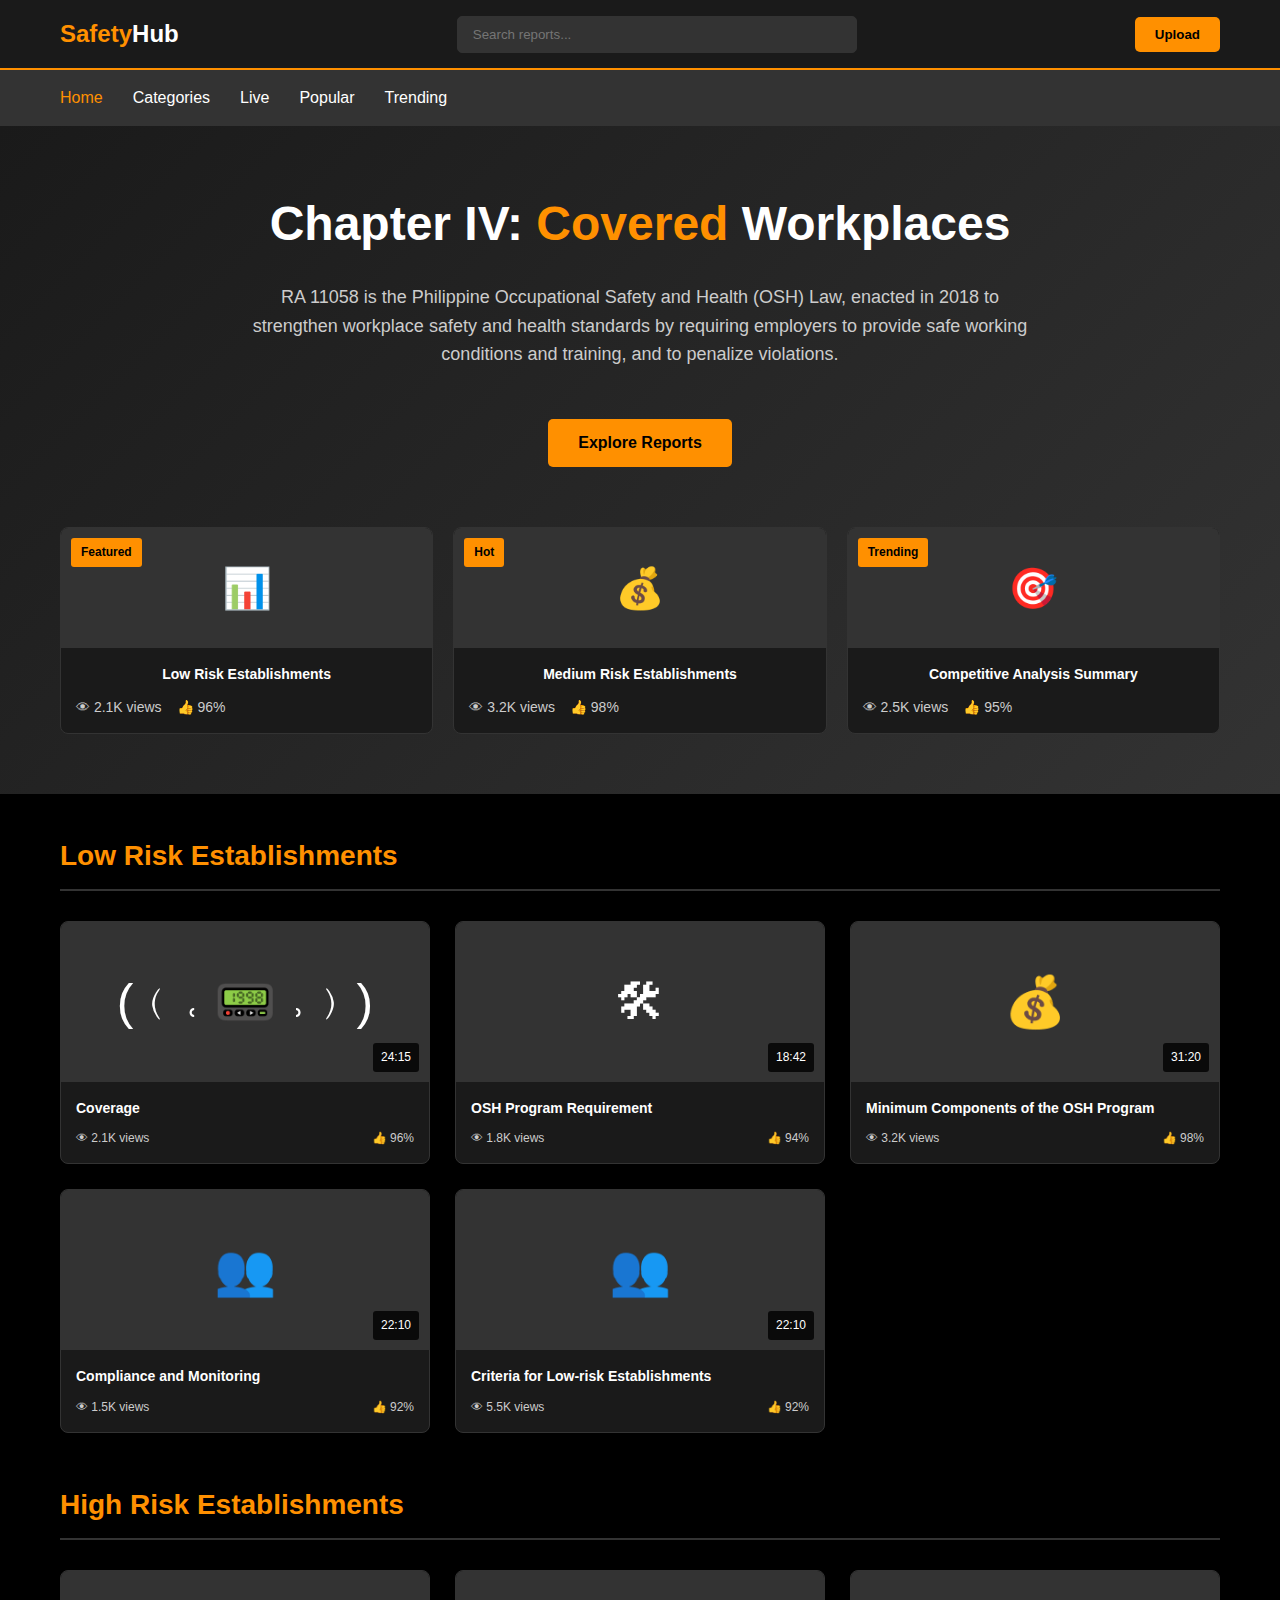
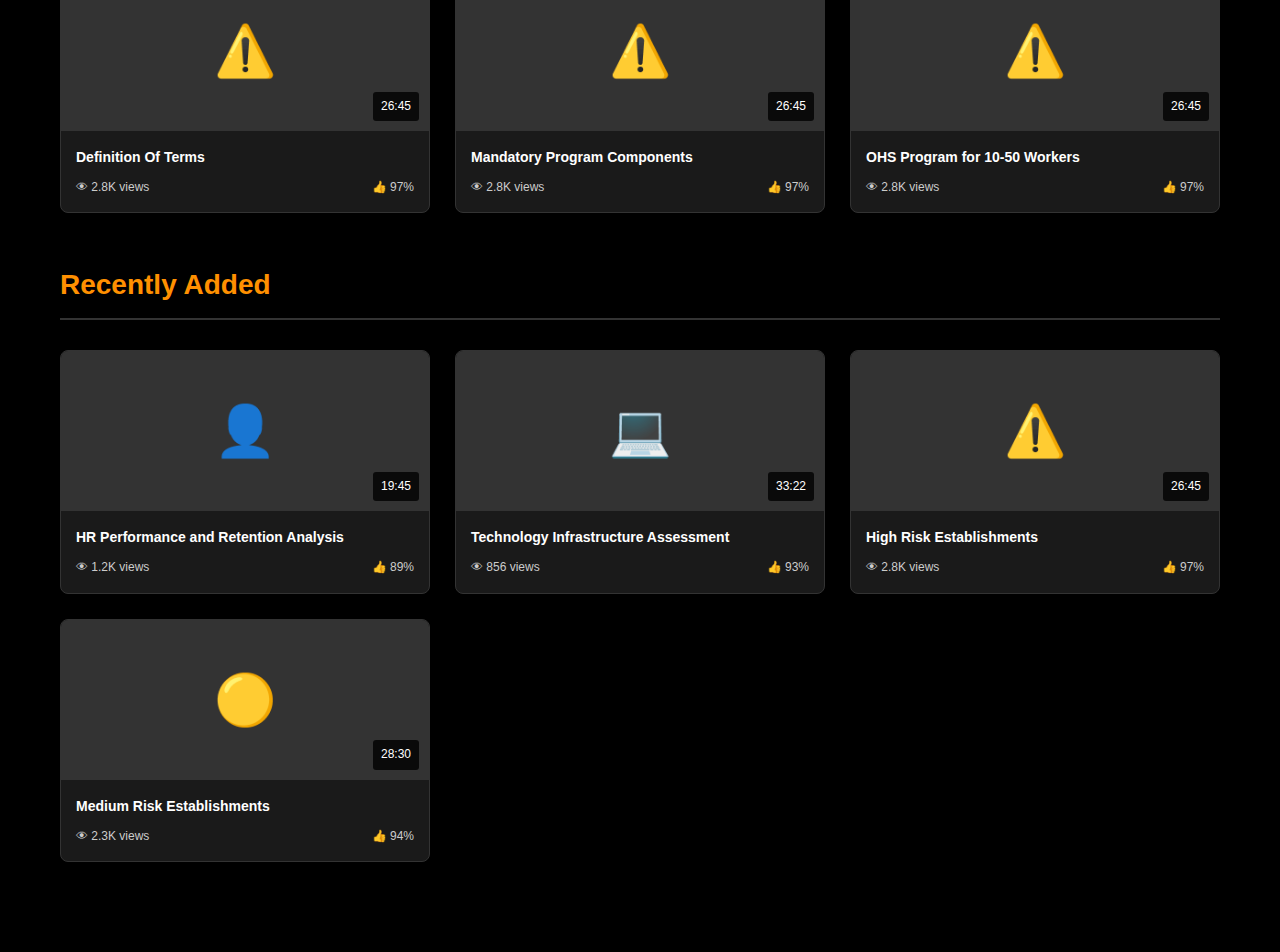
<file: index.html>
<!DOCTYPE html>
<html lang="en">

<head>
    <meta charset="UTF-8">
    <meta name="viewport" content="width=device-width, initial-scale=1.0">
    <title>SafetyHub - OSH Reports Platform</title>
    <link rel="stylesheet" href="style.css">
</head>

<body>
    <!-- Header -->
    <div class="header">
        <div class="header-content">
            <a href="#" class="logo">Safety<span style="color: #fff;">Hub</span></a>
            <div class="search-bar">
                <input type="text" class="search-input" placeholder="Search reports...">
            </div>
            <button class="upload-btn">Upload</button>
        </div>
    </div>

    <!-- Navigation -->
    <div class="nav">
        <div class="nav-content">
            <a href="#" class="nav-item active">Home</a>
            <a href="#" class="nav-item">Categories</a>
            <a href="#" class="nav-item">Live</a>
            <a href="#" class="nav-item">Popular</a>
            <a href="#" class="nav-item">Trending</a>
        </div>
    </div>

    <!-- Hero Section -->
    <div class="hero">
        <div class="hero-content">
            <h1>Chapter IV: <span class="highlight">Covered</span> Workplaces</h1>
            <p class="hero-subtitle">
                RA 11058 is the Philippine Occupational Safety and Health (OSH) Law, enacted in 2018 to strengthen
                workplace safety and health standards by requiring employers to provide safe working conditions and
                training, and to penalize violations.
            </p>

            <div class="hero-cta">
                <button class="cta-button"
                    onclick="document.getElementById('lowrisk').scrollIntoView({behavior: 'smooth'})">
                    Explore Reports
                </button>
            </div>

            <div class="hero-featured">
                <a href="#lowRiskModal" class="featured-card">
                    <div class="featured-thumbnail">
                        <div class="featured-badge">Featured</div>
                        📊
                    </div>
                    <div class="featured-info">
                        <div class="featured-title">Low Risk Establishments</div>
                        <div class="featured-meta">
                            <span>👁 2.1K views</span>
                            <span>👍 96%</span>
                        </div>
                    </div>
                </a>

                <a href="#MediumRiskModal" class="featured-card">
                    <div class="featured-thumbnail">
                        <div class="featured-badge">Hot</div>
                        💰
                    </div>
                    <div class="featured-info">
                        <div class="featured-title">Medium Risk Establishments</div>
                        <div class="featured-meta">
                            <span>👁 3.2K views</span>
                            <span>👍 98%</span>
                        </div>
                    </div>
                </a>

                <a href="#competitiveModal" class="featured-card">
                    <div class="featured-thumbnail">
                        <div class="featured-badge">Trending</div>
                        🎯
                    </div>
                    <div class="featured-info">
                        <div class="featured-title">Competitive Analysis Summary</div>
                        <div class="featured-meta">
                            <span>👁 2.5K views</span>
                            <span>👍 95%</span>
                        </div>
                    </div>
                </a>
            </div>
        </div>
    </div>

    <!-- Main Content -->
    <div class="container">
        <h2 class="section-title" id="lowrisk">Low Risk Establishments</h2>
        <div class="video-grid">
            <a href="#lowRiskModal" class="video-card">
                <div class="video-thumbnail">
                    (﹙˓ 📟 ˒﹚)
                    <div class="duration">24:15</div>
                </div>
                <div class="video-info">
                    <div class="video-title">Coverage</div>
                    <div class="video-stats">
                        <div>👁 2.1K views</div>
                        <div>👍 96%</div>
                    </div>
                </div>
            </a>

            <a href="#marketingModal" class="video-card">
                <div class="video-thumbnail">
                    🛠
                    <div class="duration">18:42</div>
                </div>
                <div class="video-info">
                    <div class="video-title">OSH Program Requirement</div>
                    <div class="video-stats">
                        <div>👁 1.8K views</div>
                        <div>👍 94%</div>
                    </div>
                </div>
            </a>

            <a href="#financialModal" class="video-card">
                <div class="video-thumbnail">
                    💰
                    <div class="duration">31:20</div>
                </div>
                <div class="video-info">
                    <div class="video-title">Minimum Components of the OSH Program</div>
                    <div class="video-stats">
                        <div>👁 3.2K views</div>
                        <div>👍 98%</div>
                    </div>
                </div>
            </a>

            <a href="#customerModal" class="video-card">
                <div class="video-thumbnail">
                    👥
                    <div class="duration">22:10</div>
                </div>
                <div class="video-info">
                    <div class="video-title">Compliance and Monitoring</div>
                    <div class="video-stats">
                        <div>👁 1.5K views</div>
                        <div>👍 92%</div>
                    </div>
                </div>
            </a>

            <a href="#criteriaModal" class="video-card">
                <div class="video-thumbnail">
                    👥
                    <div class="duration">22:10</div>
                </div>
                <div class="video-info">
                    <div class="video-title">Criteria for Low-risk Establishments</div>
                    <div class="video-stats">
                        <div>👁 5.5K views</div>
                        <div>👍 92%</div>
                    </div>
                </div>
            </a>

            
        </div>
        <!-- -----------------------------------------------------------------High Risk Establishments starts here------------------------------------------------------------------ -->
        <h2 class="section-title">High Risk Establishments</h2>
        <div class="video-grid">
            <a href="#highRiskModal" class="video-card">
                <div class="video-thumbnail">
                    ⚠️
                    <div class="duration">26:45</div>
                </div>
                <div class="video-info">
                    <div class="video-title">Definition Of Terms</div>
                    <div class="video-stats">
                        <div>👁 2.8K views</div>
                        <div>👍 97%</div>
                    </div>
                </div>
            </a>

            <a href="#highRiskModal1" class="video-card">
                <div class="video-thumbnail">
                    ⚠️
                    <div class="duration">26:45</div>
                </div>
                <div class="video-info">
                    <div class="video-title">Mandatory Program Components</div>
                    <div class="video-stats">
                        <div>👁 2.8K views</div>
                        <div>👍 97%</div>
                    </div>
                </div>
            </a>

            <a href="#highRiskModal2" class="video-card">
                <div class="video-thumbnail">
                    ⚠️
                    <div class="duration">26:45</div>
                </div>
                <div class="video-info">
                    <div class="video-title">OHS Program for 10-50 Workers</div>
                    <div class="video-stats">
                        <div>👁 2.8K views</div>
                        <div>👍 97%</div>
                    </div>
                </div>
            </a>

        </div>

        <h2 class="section-title">Recently Added</h2>
        <div class="video-grid">
            <a href="#hrModal" class="video-card">
                <div class="video-thumbnail">
                    👤
                    <div class="duration">19:45</div>
                </div>
                <div class="video-info">
                    <div class="video-title">HR Performance and Retention Analysis</div>
                    <div class="video-stats">
                        <div>👁 1.2K views</div>
                        <div>👍 89%</div>
                    </div>
                </div>
            </a>

            <a href="#techModal" class="video-card">
                <div class="video-thumbnail">
                    💻
                    <div class="duration">33:22</div>
                </div>
                <div class="video-info">
                    <div class="video-title">Technology Infrastructure Assessment</div>
                    <div class="video-stats">
                        <div>👁 856 views</div>
                        <div>👍 93%</div>
                    </div>
                </div>
            </a>

            <a href="#highRiskModal" class="video-card">
                <div class="video-thumbnail">
                    ⚠️
                    <div class="duration">26:45</div>
                </div>
                <div class="video-info">
                    <div class="video-title">High Risk Establishments</div>
                    <div class="video-stats">
                        <div>👁 2.8K views</div>
                        <div>👍 97%</div>
                    </div>
                </div>
            </a>

            <a href="#mediumRiskModal" class="video-card">
                <div class="video-thumbnail">
                    🟡
                    <div class="duration">28:30</div>
                </div>
                <div class="video-info">
                    <div class="video-title">Medium Risk Establishments</div>
                    <div class="video-stats">
                        <div>👁 2.3K views</div>
                        <div>👍 94%</div>
                    </div>
                </div>
            </a>
        </div>
    </div>

    <!-- Low Risk Establishments Modal -->
    <div id="lowRiskModal" class="modal">
        <div class="modal-content">
            <div class="modal-header">
                <h2 class="modal-title">Low Risk Establishments</h2>
                <a href="#" class="close">&times;</a>
            </div>
            <div class="modal-body">
                <div class="video-player">
                    <div class="slides-frame">
                        <div>
                            <h4 class="indention">
                               This section shall apply to all workplaces classified as low-risk establishments, where the nature of operations and activities presents minimal hazards to safety and health, and where workers are exposed to low probability of accidents or occupational diseases.
                            </h4>
                            
                        </div>
                    </div>
                </div>
                <div class="video-sidebar">
                    <div class="video-details">
                        <h6>Low Risk Establishments</h6>
                        <div class="video-meta">
                            <div>Views: 2.1K</div>
                            <div>Rating: 96%</div>
                            <div>Duration: 24:15</div>
                            <div>Added: 2 days ago</div>
                        </div>
                        <div class="video-description">
                          
                        </div>
                        <div class="tags">
                            <span class="badge bg-primary">Low Risk</span>
                            <span class="badge bg-warning">OSH Programs</span>
                            <span class="badge bg-secondary">Establishments</span>
                            <span class="badge bg-primary">Safety</span>
                        </div>
                    </div>
                </div>
            </div>
            <div class="modal-footer">
                <a href="#" class="btn btn-secondary">Close</a>
            </div>
        </div>
    </div>


    <!-- Medium Risk Establishments Modal -->
    <div id="mediumRiskModal" class="modal">
        <div class="modal-content">
            <div class="modal-header">
                <h2 class="modal-title">Medium Risk Establishments</h2>
                <a href="#" class="close">&times;</a>
            </div>
            <div class="modal-body">
                <div class="video-player">
                    <div class="slides-frame">
                        <div>
                            <h4 class="indention">
                                Defined as workplaces with moderate exposure to safety and health hazards, with medium
                                probability of
                                accidents or occupational illnesses.
                            </h4>
                            <h4 class="indention">
                                OSH program requirements include systematic hazard identification, risk assessment, and
                                appropriate control measures.
                            </h4>
                            <h4 class="indention">
                                These programs require designated safety personnel, regular safety training, and
                                emergency response procedures.
                            </h4>
                            <h4 class="indention">
                                Periodic health surveillance, workplace monitoring, and safety audits are required.
                            </h4>
                            <h4 class="indention">
                                Example: establishments with 10-50 workers, moderate machinery use, or limited exposure
                                to hazardous materials.
                            </h4>
                        </div>
                    </div>
                </div>
                <div class="video-sidebar">
                    <div class="video-details">
                        <h6>Medium Risk Establishments</h6>
                        <div class="video-meta">
                            <div>Views: 2.3K</div>
                            <div>Rating: 94%</div>
                            <div>Duration: 28:30</div>
                            <div>Added: 3 days ago</div>
                        </div>
                        <div class="video-description">
                            Covered Workplaces IV: Occupational Safety and Health Programs Medium Risk Establishments -
                            Guidelines for implementing OSH programs in medium-risk workplace environments.
                        </div>
                        <div class="tags">
                            <span class="badge bg-warning">Medium Risk</span>
                            <span class="badge bg-warning">OSH Programs</span>
                            <span class="badge bg-secondary">Establishments</span>
                            <span class="badge bg-warning">Safety</span>
                        </div>
                    </div>
                </div>
            </div>
            <div class="modal-footer">
                <a href="#" class="btn btn-secondary">Close</a>
            </div>
        </div>
    </div>

    <!-- Other modals with placeholder content -->
    <div id="financialModal" class="modal">
        <div class="modal-content">
            <div class="modal-header">
                <h2 class="modal-title">Minimum Components of the OSH Program</h2>
                <a href="#" class="close">&times;</a>
            </div>
            <div class="modal-body">
                <div class="video-player">
                    <div class="slides-frame">
                        <div style="text-align: center; color: #fff;">
                            <h3>The OSH Program for low-risk establishments shall include at least the following elements:</h3><br>
                            <p>1. Safety and Health Policy Statement – Commitment of management to maintain safe and healthful working conditions.</p>
                            <p>2. Designation of a Safety Officer – At least one (1) trained Safety Officer 1 (SO1) as required by DOLE standards.</p>
                            <p>3. Emergency Preparedness and Response Plan – Including fire safety measures, first aid, and evacuation procedures.</p>
                            <P>4. Basic Health Services – Access to first-aid kits, medicines, and at least one trained first-aider.</P>
                            <p>5. Accident/Illness Reporting System – A logbook or record of work-related accidents, illnesses, and near misses.</p>
                            <p>6. Information and Education – Basic OSH orientation for all employees.</p>
                        </div>
                    </div>
                </div>
                <div class="video-sidebar">
                    <div class="video-details">
                        <h6>Minimum Components of the OSH Program</h6>
                        <div class="video-meta">
                            <div>Views: 3.2K</div>
                            <div>Rating: 98%</div>
                            <div>Duration: 31:20</div>
                            <div>Added: 1 week ago</div>
                        </div>
                        <div class="video-description">
                            Covered Workplaces IV: Occupational Safety and Health Programs Medium Risk Establishments - Guidelines for implementing OSH programs in medium-risk workplace environments.
                        </div>
                        <div class="tags">
                            <span class="badge bg-primary">Finance</span>
                            <span class="badge bg-secondary">Monthly</span>
                        </div>
                    </div>
                </div>
            </div>
            <div class="modal-footer">
                <a href="#" class="btn btn-secondary">Close</a>
            </div>
        </div>
    </div>


    <div id="marketingModal" class="modal">
        <div class="modal-content">
            <div class="modal-header">
                <h2 class="modal-title">OSH Program Requirement</h2>
                <a href="#" class="close">&times;</a>
            </div>
            <div class="modal-body">
                <div class="video-player">
                    <div class="slides-frame">
                        <div style="text-align: center; color: #fff;">
                            <h3>OSH Program Requirement</h3><br>
                            <p>a. All low-risk establishments shall formulate and implement a simplified Occupational Safety and Health Program (OSH Program) that is appropriate to the size, nature, and risk level of their business operations.</p>
                            <p>b. The OSH Program shall be prepared by the employer or safety officer, and submitted to the appropriate DOLE Regional Office for reference and monitoring.</p>
                        </div>
                    </div>
                </div>
                <div class="video-sidebar">
                    <div class="video-details">
                        <h6>OSH Program Requirement</h6>
                        <div class="video-meta">
                            <div>Views: 1.8K</div>
                            <div>Rating: 94%</div>
                            <div>Duration: 18:42</div>
                            <div>Added: 5 days ago</div>
                        </div>
                        <div class="video-description">
                            Covered Workplaces I: Occupational Safety and Health Programs Low Risk Establishments -
                            Guidelines for implementing OSH programs in low-risk workplace environments.
                        </div>
                        <div class="tags">
                            <span class="badge bg-primary">Marketing</span>
                            <span class="badge bg-secondary">ROI</span>
                        </div>
                    </div>
                </div>
            </div>
            <div class="modal-footer">
                <a href="#" class="btn btn-secondary">Close</a>
            </div>
        </div>
    </div>

    <div id="customerModal" class="modal">
        <div class="modal-content">
            <div class="modal-header">
                <h2 class="modal-title">Compliance and Monitoring</h2>
                <a href="#" class="close">&times;</a>
            </div>
            <div class="modal-body">
                <div class="video-player">
                    <div class="slides-frame">
                        <div style="text-align: center; color: #fff;">
                            <h3>Compliance and Monitoring</h3>
                            <p>a. Employers shall ensure continuous implementation of the OSH Program and compliance with relevant safety and health standards.</p>
                            <p>b. The DOLE Regional Office or authorized representative may conduct inspections to verify implementation and provide technical assistance.</p>
                        </div>
                    </div>
                </div>
                <div class="video-sidebar">
                    <div class="video-details">
                        <h6>Compliance and Monitoring</h6>
                        <div class="video-meta">
                            <div>Views: 1.5K</div>
                            <div>Rating: 92%</div>
                            <div>Duration: 22:10</div>
                            <div>Added: 6 days ago</div>
                        </div>
                        <div class="video-description">
                            Covered Workplaces I: Occupational Safety and Health Programs Low Risk Establishments -
                            Guidelines for implementing OSH programs in low-risk workplace environments.
                        </div>
                        <div class="tags">
                            <span class="badge bg-primary">Customer</span>
                            <span class="badge bg-warning">Survey</span>
                        </div>
                    </div>
                </div>
            </div>
            <div class="modal-footer">
                <a href="#" class="btn btn-secondary">Close</a>
            </div>
        </div>
    </div>

    <div id="criteriaModal" class="modal">
        <div class="modal-content">
            <div class="modal-header">
                <h2 class="modal-title">Criteria for Low-Risk Establishments</h2>
                <a href="#" class="close">&times;</a>
            </div>
            <div class="modal-body">
                <div class="video-player">
                    <div class="slides-frame">
                        <div style=" color: #fff;">
                            <h3>An establishment is considered low risk if:</h3>
                            <h4>1. Nature of Work</h4>
                            <p>* Mostly clerical, administrative, or light service-based.</p>
                            <p>* Work is done in a controlled environment (like offices, shops, schools).</p>
                            <p>* No significant exposure to hazardous chemicals, biological agents, or heavy machinery.</p>
                            <h4>2. Workplace Hazards</h4>
                            <p>* Only common/ordinary risk exist, such as:</p>
                            <p>a. Ergonomic issues (prolonged sitting, computer use)</p>
                            <p>b. Slips, trips, & falls</p>
                            <p>c. Minor Electrical hazards</p>
                            <h4>3. Number of Workers</h4>
                            <p>* Less than 10 workers - exempt from Mandatory Safety Officer and first aider(unless DOLE required otherwise)</p>
                            <p>* 10–50 workers - 1 SO1</p><p>* 51 workers and above - 2 SO1</p>
                            <h4>4. Examples of Low risks establishments (DOLE Classification)</h4>
                            <p>* Office and business process outsourcing (BPO) centers</p>
                            <p>* Retail shops and supermarkets</p>
                            <p>* school and training centers (without hazardous laboratories)</p>
                            <p>* Restaurant, cafes, small food businesses (without large scale product)</p>
                            <p>* Salon, Barbershop and small service centers</p>
                        </div>
                    </div>
                </div>
                <div class="video-sidebar">
                    <div class="video-details">
                        <h6>Compliance and Monitoring</h6>
                        <div class="video-meta">
                            <div>Views: 1.5K</div>
                            <div>Rating: 92%</div>
                            <div>Duration: 22:10</div>
                            <div>Added: 6 days ago</div>
                        </div>
                        <div class="video-description">
                            Under DOLE Department Order No. 198-18 (Implementing Rules and Regulations of RA 11058 – OSH Law), establishments are
                            classified as low, medium, or high risk depending on the nature of work, hazards, and number of workers.
                        </div>
                        <div class="tags">
                            <span class="badge bg-primary">Customer</span>
                            <span class="badge bg-warning">Survey</span>
                        </div>
                    </div>
                </div>
            </div>
            <div class="modal-footer">
                <a href="#" class="btn btn-secondary">Close</a>
            </div>
        </div>
    </div>

    <div id="hrModal" class="modal">
        <div class="modal-content">
            <div class="modal-header">
                <h2 class="modal-title">HR Performance and Retention Analysis</h2>
                <a href="#" class="close">&times;</a>
            </div>
            <div class="modal-body">
                <div class="video-player">
                    <div class="slides-frame">
                        <div style="text-align: center; color: #fff;">
                            <h3>HR Performance and Retention Analysis</h3>
                            <p>Employee performance metrics and retention rate analysis.</p>
                            <p>HR insights, talent management, and workforce optimization.</p>
                        </div>
                    </div>
                </div>
                <div class="video-sidebar">
                    <div class="video-details">
                        <h6>HR Analysis</h6>
                        <div class="video-meta">
                            <div>Views: 1.2K</div>
                            <div>Rating: 89%</div>
                            <div>Duration: 19:45</div>
                            <div>Added: 2 days ago</div>
                        </div>
                        <div class="video-description">
                            HR performance analysis and employee retention insights.
                        </div>
                        <div class="tags">
                            <span class="badge bg-primary">HR</span>
                            <span class="badge bg-warning">Performance</span>
                        </div>
                    </div>
                </div>
            </div>
            <div class="modal-footer">
                <a href="#" class="btn btn-secondary">Close</a>
            </div>
        </div>
    </div>

    <div id="techModal" class="modal">
        <div class="modal-content">
            <div class="modal-header">
                <h2 class="modal-title">Technology Infrastructure Assessment</h2>
                <a href="#" class="close">&times;</a>
            </div>
            <div class="modal-body">
                <div class="video-player">
                    <div class="slides-frame">
                        <div style="text-align: center; color: #fff;">
                            <h3>Technology Infrastructure Assessment</h3>
                            <p>IT infrastructure evaluation and technology stack assessment.</p>
                            <p>System performance, security analysis, and upgrade recommendations.</p>
                        </div>
                    </div>
                </div>
                <div class="video-sidebar">
                    <div class="video-details">
                        <h6>Tech Assessment</h6>
                        <div class="video-meta">
                            <div>Views: 856</div>
                            <div>Rating: 93%</div>
                            <div>Duration: 33:22</div>
                            <div>Added: 3 days ago</div>
                        </div>
                        <div class="video-description">
                            Technology infrastructure assessment and improvement recommendations.
                        </div>
                        <div class="tags">
                            <span class="badge bg-primary">Technology</span>
                            <span class="badge bg-secondary">Infrastructure</span>
                        </div>
                    </div>
                </div>
            </div>
            <div class="modal-footer">
                <a href="#" class="btn btn-secondary">Close</a>
            </div>
        </div>
    </div>

    <!-- High Risk Establishments Modal -->
    <div id="highRiskModal" class="modal">
        <div class="modal-content">
            <div class="modal-header">
                <h2 class="modal-title">Definition Of Terms</h2>
                <a href="#" class="close">&times;</a>
            </div>
            <div class="modal-body">
                <div class="video-player">
                    <div class="slides-frame">
                        <div>
                            <h4>
                                Medium risk establishment
                            </h4>
                            <p class="indention">refers to a
                            workplace where there is moderate
                            exposure to safety and health hazards and
                            with probability of an accident, injury or
                            illness, if no preventive or control measures
                            are in place.</p>
                            <h4>
                                High risk establishment
                            </h4>
                            <p class="indention">refers to a
                            workplace wherein the presence of
                            hazard or potential hazard within the
                            company may affect the safety and/or
                            health of workers not only within but
                            also persons outside the premises of
                            the workplace.</p>
                            <div style="margin-left: 20px;">
                                <ul>
                                    <li>Construction</li>
                                    <li>Mining</li>
                                    <li>petrochemicals</li>
                                </ul>
                            </div>
                        </div>
                    </div>
                </div>
                <div class="video-sidebar">
                    <div class="video-details">
                        <h6>High Risk Establishments</h6>
                        <div class="video-meta">
                            <div>Views: 2.8K</div>
                            <div>Rating: 97%</div>
                            <div>Duration: 26:45</div>
                            <div>Source:<i>source: https://natlex.ilo.org/</i></div>
                        </div>
                        <div class="video-description">
                            Covered Workplaces IV: Occupational Safety and Health Programs High Risk Establishments -
                            Detailed requirements and protocols for high-risk workplace safety management.
                        </div>
                        <div class="tags">
                            <span class="badge bg-danger">High Risk</span>
                            <span class="badge bg-warning">OSH Programs</span>
                            <span class="badge bg-secondary">Establishments</span>
                            <span class="badge bg-danger">Safety</span>
                        </div>
                    </div>
                </div>
            </div>
            <div class="modal-footer">
                <a href="#" class="btn btn-secondary">Close</a>
            </div>
        </div>
    </div> 

    <div id="highRiskModal1" class="modal">
        <div class="modal-content">
            <div class="modal-header">
                <h2 class="modal-title">Mandatory Program Components?</h2>
                <a href="#" class="close">&times;</a>
            </div>
            <div class="modal-body">
                <div class="video-player">
                    <div class="slides-frame">
                        <div>
                            <p class="indention">For medium to high risk establishments with 10-50 workers and low to high risk establishments with
                            51 workers and above. – The OSH committee of the covered workplace shall be composed of the
                            following:</p>
                            <div style="margin-left: 20px;">
                                <ul>
                                    <li>Ex-officio chairperson: Employer or his/her representative</li>
                                    <li>Secretary: Safety Officer of the workplace</li>
                                    <li> Ex-Officio members: Certified first-aider, OH dentist and OH physician, as applicatable</li>
                                    <li>Members: Safety officers representing the contractor or subcontractor,
                                    as the case may be, and representative/s of workers who
                                    shall come from the union, if the workers are organized, or
                                    elected workers through a simple vote of majority, if they
                                    are unorganized</li>
                                </ul>
                            </div>
                            <p class="indention">The OSH committee shall effectively plan, develop, oversee and monitor the implementation of
                            the OSH program.</p>
                        </div>
                    </div>
                </div>
                <div class="video-sidebar">
                    <div class="video-details">
                        <h6>High Risk Establishments</h6>
                        <div class="video-meta">
                            <div>Views: 2.8K</div>
                            <div>Rating: 97%</div>
                            <div>Duration: 26:45</div>
                            <div>Source:<i>source: https://natlex.ilo.org/</i></div>
                        </div>
                        <div class="video-description">
                            Covered Workplaces IV: Occupational Safety and Health Programs High Risk Establishments -
                            Detailed requirements and protocols for high-risk workplace safety management.
                        </div>
                        <div class="tags">
                            <span class="badge bg-danger">High Risk</span>
                            <span class="badge bg-warning">OSH Programs</span>
                            <span class="badge bg-secondary">Establishments</span>
                            <span class="badge bg-danger">Safety</span>
                        </div>
                    </div>
                </div>
            </div>
            <div class="modal-footer">
                <a href="#" class="btn btn-secondary">Close</a>
            </div>
        </div>
    </div>

    <div id="highRiskModal2" class="modal">
        <div class="modal-content">
            <div class="modal-header">
                <h2 class="modal-title"></h2>
                <a href="#" class="close">&times;</a>
            </div>
            <div class="modal-body">
                <div class="video-player">
                    <div class="slides-frame">
                        <div>
                            <p class="indention">For medium to high risk establishments with 10–50 workers and low to high risk
                            establishments with 51 workers and above. – The OSH program, which shall be duly signed by
                            the employer, must include at least the following:</p>
                            <div style="margin-left: 20px;">
                                <ol>
                                    <li>Company commitment to comply with OSH requirements;</li>
                                    <li> General safety and health programs, including:
                                        <ul>
                                            <li>Safety and Health Hazard Identification, Risk Assessment and Control (HIRAC)</li>
                                            <li>Medical surveillance for early detection and management of occupational and work-related diseases, and</li>
                                            <li>First aid and emergency medical services</li>
                                        </ul>
                                    </li>
                                    <li> Promotion of the following health domains:
                                        <ul>
                                            <li>Drug-free workplace (RA 9165)</li>
                                            <li>Mental health services in the workplace (RA 11036), and</li>
                                            <li>Healthy lifestyle;</li>
                                        </ul>
                                    </li>
                                    <li> Prevention and control of the following health domains:
                                        <ul>
                                            <li>Human Immunodeficiency Virus and Acquired Immune Deficiency Syndrome (RA 8504),</li>
                                            <li>Tuberculosis (EO 187-03), and</li>
                                            <li>Hepatitis B (DOLE DA 05-2010);</li>
                                        </ul>
                                    </li>
                                    <li> Complete company or project details;</li>
                                    <li>Composition and duties of the OSH committee;</li>
                                    <li>OSH personel and facilities;</li>
                                    <li> Safety and health promotion, training and education, to include the following:
                                        <ul>
                                            <li>Orientation of all workers on OSH,</li>
                                            <li>Conduct of risk assessment, evaluation and control,</li>
                                            <li>Continuous training on OSH of OSH personnel, and
                                            <li> Work Permit System such as working at height, working at confined space, hot works,
                                            and other related activities;</li>
                                        </ul>
                                    </li>
                                    <li>Conduct of toolbox or safety meetings and job safety analysis;</li>
                                    <li>Accident/incident/illness investigation, recording and reporting;</li>
                                    <li>Provision and use of PPE;</li>
                                    <li>Provision of safety signage;</li>
                                    <li>Dust control and management, and regulations on activities such as building of
                                    temporary structures, and lifting and operation of electrical, mechanical,
                                    communications system, and other equipment;</li>
                                    <li>Provision of workers’ welfare facilities;</li>
                                    <li>Emergency and disaster preparedness and response plan to include the organization and creation of
                                    disaster control groups, business continuity plan, and updating the hazard, risk and vulnerability
                                    assessment, as required;</li>
                                    <li>Solid Waste Management systems;</li>
                                    <li>Control and management of hazards;</li>
                                    <li>Prohibited acts and penalties for violations; and</li>
                                    <li>Cost of implementing company OSH program.</li>
                                </ol>
                            </div>
                            <br>
                            <p class="indention">The OSH program shall be communicated and be made readily available to all
                            persons in the workplace. It shall be updated periodically whenever the DOLE,
                            other regulatory or government agencies and institutions promulgate new rules,
                            guidelines and other issuances related to workers’ safety and health.</p>
                        </div>
                    </div>
                </div>
                <div class="video-sidebar">
                    <div class="video-details">
                        <h6>High Risk Establishments</h6>
                        <div class="video-meta">
                            <div>Views: 2.8K</div>
                            <div>Rating: 97%</div>
                            <div>Duration: 26:45</div>
                            <div>Source:<i>source: https://natlex.ilo.org/</i></div>
                        </div>
                        <div class="video-description">
                            Covered Workplaces IV: Occupational Safety and Health Programs High Risk Establishments -
                            Detailed requirements and protocols for high-risk workplace safety management.
                        </div>
                        <div class="tags">
                            <span class="badge bg-danger">High Risk</span>
                            <span class="badge bg-warning">OSH Programs</span>
                            <span class="badge bg-secondary">Establishments</span>
                            <span class="badge bg-danger">Safety</span>
                        </div>
                    </div>
                </div>
            </div>
            <div class="modal-footer">
                <a href="#" class="btn btn-secondary">Close</a>
            </div>
        </div>
    </div>

</body>

</html>
</file>
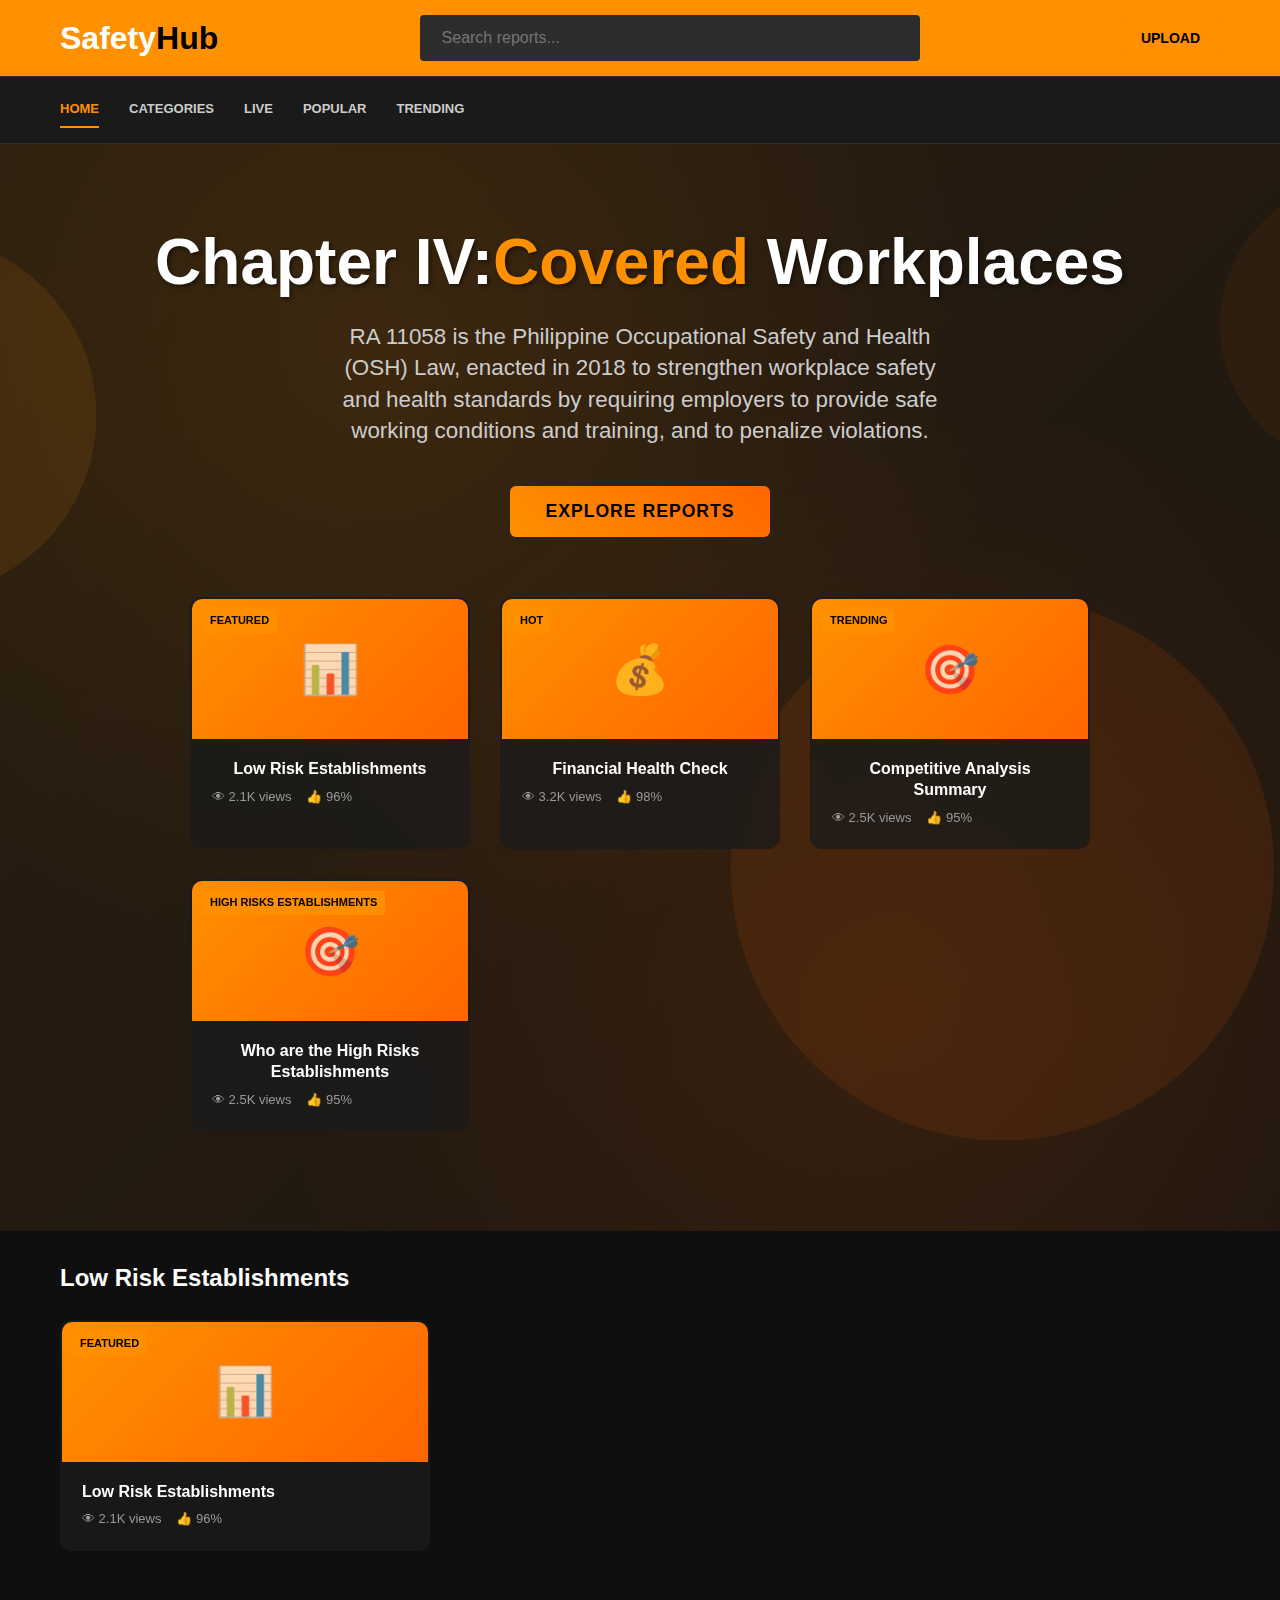
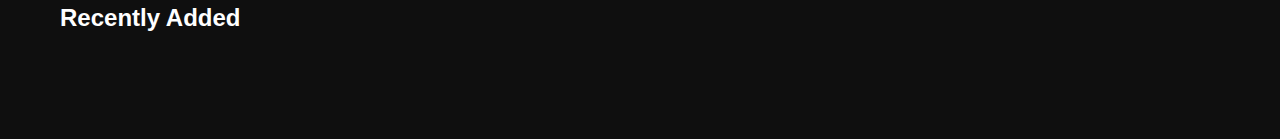
<file: index1.html>
<!DOCTYPE html>
<html lang="en">

<head>
    <meta charset="UTF-8">
    <meta name="viewport" content="width=device-width, initial-scale=1.0">
    <title>ReportHub</title>
    <link rel="stylesheet" href="main.css">
    <script src="https://cdn.jsdelivr.net/npm/bootstrap@5.3.3/dist/js/bootstrap.bundle.min.js"
        integrity="sha384-YvpcrYf0tY3lHB60NNkmXc5s9fDVZLESaAA55NDzOxhy9GkcIdslK1eN7N6jIeHz"
        crossorigin="anonymous"></script>

</head>

<body>
    <!-- Header -->
    <div class="header">
        <div class="header-content">
            <a href="#" class="logo">Safety<span style="color: #000;">Hub</span></a>
            <div class="search-bar">
                <input type="text" class="search-input" placeholder="Search reports...">
            </div>
            <button class="upload-btn">Upload</button>
        </div>
    </div>

    <!-- Navigation -->
    <div class="nav">
        <div class="nav-content">
            <a href="#" class="nav-item active">Home</a>
            <a href="#" class="nav-item">Categories</a>
            <a href="#" class="nav-item">Live</a>
            <a href="#" class="nav-item">Popular</a>
            <a href="#" class="nav-item">Trending</a>
        </div>
    </div>

    <!-- Hero Section -->
    <div class="hero">
        <div class="hero-content">
            <h1>Chapter IV:<span class="highlight">Covered</span> Workplaces</h1>
            <p class="hero-subtitle">
                RA 11058 is the Philippine Occupational Safety and Health (OSH) Law, enacted in 2018 to strengthen workplace safety and health standards by requiring employers to provide safe working conditions and training, and to penalize violations.
            </p>

            <div class="hero-cta">
                <button class="cta-button cta-primary" onclick="document.getElementById('videoGrid').scrollIntoView({behavior: 'smooth'})">
                    Explore Reports
                </button>

            </div>

            <div class="hero-featured">
                <div class="featured-card" class="featured-card" data-bs-toggle="modal" data-bs-target="#CompetitiveAnalysis">
                    <div class="featured-thumbnail">
                        <div class="featured-badge">Featured</div>
                        📊
                    </div>
                    
                    <div class="featured-info">
                        <div class="featured-title">Low Risk Establishments</div>
                        <div class="featured-meta">
                            <span>👁 2.1K views</span>
                            <span>👍 96%</span>
                        </div>
                    </div>
                    </a>
                </div>

                <div class="featured-card" onclick="openModal(3, 'Financial Health Check - Monthly Review')">
                    <div class="featured-thumbnail">
                        <div class="featured-badge">Hot</div>
                        💰
                    </div>
                    <div class="featured-info">
                        <div class="featured-title">Financial Health Check</div>
                        <div class="featured-meta">
                            <span>👁 3.2K views</span>
                            <span>👍 98%</span>
                        </div>
                    </div>
                </div>

                <div class="featured-card" onclick="openModal(6, 'Competitive Analysis Q3 Summary')">
                    <div class="featured-thumbnail">
                        <div class="featured-badge">Trending</div>
                        🎯
                    </div>
                    <div class="featured-info">
                        <div class="featured-title">Competitive Analysis Summary</div>
                        <div class="featured-meta">
                            <span>👁 2.5K views</span>
                            <span>👍 95%</span>
                        </div>
                    </div>
                </div>

<!-- ---------------------------------------------------medium-to-high-------------------------------------------------------------------------- --> 
                <div class="featured-card" data-bs-toggle="modal" data-bs-target="#CompetitiveAnalysis">
                    <div class="featured-thumbnail">
                        <div class="featured-badge">High Risks Establishments</div>
                        🎯
                    </div>
                    <div class="featured-info">
                        <div class="featured-title">Who are the High Risks Establishments</div>
                        <div class="featured-meta">
                            <span>👁 2.5K views</span>
                            <span>👍 95%</span>
                        </div>
                    </div>
                </div>
                
            </div>
        </div>
    </div>

    <!-- Main Content -->
    <div class="container">
        <h2 class="section-title" id="lowrisk">Low Risk Establishments</h2>
        <div class="video-grid" >
            <div class="featured-card" class="featured-card" data-bs-toggle="modal" data-bs-target="#CompetitiveAnalysis">
                <div class="featured-thumbnail">
                    <div class="featured-badge">Featured</div>
                    📊
                </div>
                <div class="featured-info">
                    <div class="featured-title">Low Risk Establishments</div>
                    <div class="featured-meta">
                        <span>👁 2.1K views</span>
                        <span>👍 96%</span>
                    </div>
                </div>
            </div>
        </div>

        <h2 class="section-title">Recently Added</h2>
        <div class="video-grid" id="recentGrid">
            <!-- Recent videos will be generated by JavaScript -->
        </div>
       
    </div>
<style>
    .indention{
        text-indent: 50px;
    }
</style>
    <!-- Modal -->
    <div class="modal fade" id="CompetitiveAnalysis" tabindex="-1" aria-labelledby="CompetitiveAnalysisLabel" aria-hidden="true">
        <div class="modal-dialog modal-xl modal-dialog-centered">
            <div class="modal-content">
                <div class="modal-header">
                    <h5 class="modal-title" id="CompetitiveAnalysisLabel">Low Risk Establishments</h5>
                    <button type="button" class="btn-close" data-bs-dismiss="modal" aria-label="Close">&times;</button>
                </div>

                <div class="modal-body d-flex">
                    <!-- Left side: video/slides -->
                    <div class="video-player flex-grow-1 me-3">
                        <div class="slides-frame border p-3 text-center" id="slidesFrame">
                              
                            <div class="text-center">
                                <div>
                                    <h4 class="indention">
                                        Defined as workplaces with a low level of danger or exposure to safety and health hazards, and with low probability of
                                        accidents or occupational illnesses.
                                    </h4>
                                </div><br>
                                <div>
                                    <h4 class="indention">
                                        OSH program requirements focus on basic hazard identification, risk assessment, and control; medical surveillance for
                                        early detection; and first aid/emergency medical services.
                                    </h4>
                                </div><br>
                                <div>
                                    <h4 class="indention">
                                        These programs are simpler and typically apply to establishments with fewer workers or lower hazard exposure.
                                    </h4>
                                </div><br>
                                <div>
                                    <h4 class="indention">
                                        Additional promotion of health domains such as drug-free workplace, mental health services, and healthy lifestyles are
                                        included.
                                    </h4>
                                </d><br>
                                <div>
                                    <h4 class="indention">
                                        Example: establishments with less than 10 workers or 10-50 workers if classified low risk.
                                    </h4>
                                </div><br>
                            </div>
                           
                        </div>
                    </div>

                    <!-- Right side: sidebar -->
                    <div class="video-sidebar" style="width: 300px;">
                        <div class="video-details">
                            <h6 id="sidebarTitle">Low Risk Establishments</h6>
                            <div class="video-meta small text-muted mb-2" id="videoMeta">
                                <div>Views: <span id="viewCount">1,234</span></div>
                                <div>Rating: <span id="ratingPercent">95%</span></div>
                                <div>Duration: <span id="duration">25:30</span></div>
                                <div>Added: <span id="dateAdded">2 days ago</span></div>
                            </div>
                            <div class="video-description mb-2" id="description">
                                Covered Workplaces IV: Occupational Safety and Health Programs Low Risks Establishments Medium to High Risks Establishments
                            </div>
                            <div class="tags">
                                <a href="#" class="badge bg-primary me-1">Low Risk</a>
                                <a href="#" class="badge bg-warning me-1">Medium Risk</a>
                                <a href="#" class="badge bg-danger me-1">High Risk</a>
                                <a href="#" class="badge bg-secondary">Establishments</a>
                            </div>
                        </div>
                    </div>
                </div>

                <div class="modal-footer">
                    <button type="button" class="btn btn-secondary" data-bs-dismiss="modal">Close</button>
                </div>
            </div>
        </div>
    </div>

    <!-- Modal -->
    <div id="videoModal" class="modal">
        <div class="modal-content">
            <div class="modal-header">
                <h2 class="modal-title" id="modalTitle">Report Title</h2>
                <span class="close" onclick="closeModal()">&times;</span>
            </div>
            <div class="modal-body">
                <div class="video-player">
                    <div class="slides-frame" id="slidesFrame">
                        Your presentation slides will be embedded here
                    </div>
                </div>
                <div class="video-sidebar">
                    <div class="video-details">
                        <h3 id="sidebarTitle">Report Title</h3>
                        <div class="video-meta" id="videoMeta">
                            <div>Views: <span id="viewCount">1,234</span></div>
                            <div>Rating: <span id="ratingPercent">95%</span></div>
                            <div>Duration: <span id="duration">25:30</span></div>
                            <div>Added: <span id="dateAdded">2 days ago</span></div>
                        </div>
                        <div class="video-description" id="description">
                            Covered Workplaces IV: Occupational Safety and Health Programs Low Risks Establishments Medium to High Risks Establishments
                        </div>
                        <div class="tags">
                            <a href="#" class="tag">Low Risk</a>
                            <a href="#" class="tag">Medium Risk</a>
                            <a href="#" class="tag">High Risk</a>
                            <a href="#" class="tag">Establishments</a>
                        </div>
                    </div>
                </div>
            </div>
        </div>
    </div>


    <!-- modal for medium-to-high -->
    <!-- Modal for Competitive Analysis -->
    <div id="CompetitiveAnalysisModal" class="modal fade">
        <div class="modal-dialog modal-dialog-centered">
            <div class="modal-content">
                <div class="modal-header">
                    <h5 class="modal-title" id="CompetitiveAnalysisLabel">Competitive Analysis</h5>
                    <button type="button" class="btn-close" data-bs-dismiss="modal" aria-label="Close">&times;</button>
                </div>

                <div class="modal-body d-flex">
                    <!-- Left side: video/slides -->
                    <div class="video-player flex-grow-1 me-3">
                        <div class="slides-frame border p-3 text-center" id="CompetitiveAnalysisSlidesFrame">
                            Your competitive analysis slides will be embedded here
                        </div>
                    </div>

                    <!-- Right side: sidebar -->
                    <div class="video-sidebar" style="width: 300px;">
                        <div class="video-details">
                            <h6 id="CompetitiveAnalysisSidebarTitle">Competitive Analysis</h6>
                            <div class="video-meta small text-muted mb-2" id="CompetitiveAnalysisVideoMeta">
                                <div>Views: <span id="CompetitiveAnalysisViewCount">1,234</span></div>
                                <div>Rating: <span id="CompetitiveAnalysisRatingPercent">95%</span></div>
                                <div>Duration: <span id="CompetitiveAnalysisDuration">25:30</span></div>
                                <div>Added: <span id="CompetitiveAnalysisDateAdded">2 days ago</span></div>
                            </div>
                            <div class="video-description mb-2" id="CompetitiveAnalysisDescription">
                                Covered Workplaces IV: Occupational Safety and Health Programs Low Risks Establishments Medium to High Risks Establishments
                            </div>
                            <div class="tags">
                                <a href="#" class="badge bg-primary me-1">Low Risk</a>
                                <a href="#" class="badge bg-warning me-1">Medium Risk</a>
                                <a href="#" class="badge bg-danger me-1">High Risk</a>
                                <a href="#" class="badge bg-secondary">Establishments</a>
                            </div>
                        </div>
                    </div>
                </div>

                <div class="modal-footer">
                    <button type="button" class="btn btn-secondary" data-bs-dismiss="modal">Close</button>
                </div>
            </div>
        </div>
    <script>
        // Sample video data
        const reports = [{
                id: 1,
                title: "Low Risk Establishments",
                views: "2.1K",
                rating: "96%",
                duration: "24:15",
                category: "Low Risk",
                thumbnail: "📊"

            },
            {
                id: 2,
                title: "Marketing Campaign ROI Breakdown",
                views: "1.8K",
                rating: "94%",
                duration: "18:42",
                category: "Marketing",
                thumbnail: "📈"
            },
            {
                id: 3,
                title: "Financial Health Check - Monthly Review",
                views: "3.2K",
                rating: "98%",
                duration: "31:20",
                category: "Finance",
                thumbnail: "💰"
            },
            {
                id: 4,
                title: "Customer Satisfaction Survey Results",
                views: "1.5K",
                rating: "92%",
                duration: "22:10",
                category: "Customer",
                thumbnail: "👥"
            },
            {
                id: 5,
                title: "Operational Efficiency Metrics Dashboard",
                views: "987",
                rating: "91%",
                duration: "27:35",
                category: "Operations",
                thumbnail: "⚙️"
            },
            {
                id: 6,
                title: "Competitive Analysis Q3 Summary",
                views: "2.5K",
                rating: "95%",
                duration: "29:18",
                category: "Strategy",
                thumbnail: "🎯"
            },
            {
                id: 7,
                title: "HR Performance and Retention Analysis",
                views: "1.2K",
                rating: "89%",
                duration: "19:45",
                category: "HR",
                thumbnail: "👤"
            },
            {
                id: 8,
                title: "Technology Infrastructure Assessment",
                views: "856",
                rating: "93%",
                duration: "33:22",
                category: "IT",
                thumbnail: "💻"
            }
        ];

        function createVideoCard(report) {
            return `
                <div class="video-card" onclick="openModal(${report.id}, '${report.title}')">
                    <div class="video-thumbnail">
                        <div class="thumbnail-image">${report.thumbnail}</div>
                        <div class="duration">${report.duration}</div>
                    </div>
                    <div class="video-info">
                        <div class="video-title">${report.title}</div>
                        <div class="video-stats">
                            <div class="views">👁 ${report.views}</div>
                            <div class="rating positive">👍 ${report.rating}</div>
                        </div>
                    </div>
                </div>
            `;
        }

        // Populate grids
        function populateGrids() {
            const videoGrid = document.getElementById('videoGrid');
            const recentGrid = document.getElementById('recentGrid');

            // Featured reports (first 6)
            videoGrid.innerHTML = reports.slice(0, 6).map(createVideoCard).join('');

            // Recent reports (last 4)
            recentGrid.innerHTML = reports.slice(-4).map(createVideoCard).join('');
        }

        function openModal(reportId, reportTitle) {
            const modal = document.getElementById('videoModal');
            const modalTitle = document.getElementById('modalTitle');
            const sidebarTitle = document.getElementById('sidebarTitle');
            const report = reports.find(r => r.id === reportId);

            modal.style.display = 'block';
            modalTitle.textContent = reportTitle;
            sidebarTitle.textContent = reportTitle;

            if (report) {
                document.getElementById('viewCount').textContent = report.views;
                document.getElementById('ratingPercent').textContent = report.rating;
                document.getElementById('duration').textContent = report.duration;
            }

            // Load slides here
            loadSlides(reportId);
        }

        function closeModal() {
            document.getElementById('videoModal').style.display = 'none';
        }

        function loadSlides(reportId) {
            const slidesFrame = document.getElementById('slidesFrame');
            const report = reports.find(r => r.id === reportId);

            if (report) {
                slidesFrame.innerHTML = `
                    <div style="text-align: center; color: #333;">
                        <h3>${report.title} </h3>
                        <p>Embed your presentation slides here</p>
                        <p>You can use iframe, embed, or custom content</p>
                    </div>
                    
                `;
            } else {
                slidesFrame.innerHTML = `<p>No slides found for report ${reportId}</p>`;
            }
        }



        // Initialize
        populateGrids();
    </script>
</body>

</html>
</file>
<file: style.css>
* {
    margin: 0;
    padding: 0;
    box-sizing: border-box;
}

body {
    font-family: Arial, sans-serif;
    background-color: #000;
    color: #fff;
    line-height: 1.6;
}

/* Header Styles */
.header {
    background-color: #1a1a1a;
    padding: 15px 0;
    border-bottom: 2px solid #ff9000;
}

.header-content {
    max-width: 1200px;
    margin: 0 auto;
    display: flex;
    align-items: center;
    justify-content: space-between;
    padding: 0 20px;
}

.logo {
    font-size: 24px;
    font-weight: bold;
    color: #ff9000;
    text-decoration: none;
}

.search-bar {
    flex-grow: 1;
    max-width: 400px;
    margin: 0 30px;
}

.search-input {
    width: 100%;
    padding: 10px 15px;
    border: 1px solid #333;
    background-color: #333;
    color: #fff;
    border-radius: 5px;
}

.upload-btn {
    background-color: #ff9000;
    color: #000;
    border: none;
    padding: 10px 20px;
    border-radius: 5px;
    cursor: pointer;
    font-weight: bold;
}

/* Navigation */
.nav {
    background-color: #333;
    padding: 10px 0;
}

.nav-content {
    max-width: 1200px;
    margin: 0 auto;
    display: flex;
    gap: 30px;
    padding: 0 20px;
}

.nav-item {
    color: #fff;
    text-decoration: none;
    padding: 5px 0;
    transition: color 0.3s;
}

.nav-item:hover,
.nav-item.active {
    color: #ff9000;
}

/* Hero Section */
.hero {
    background: linear-gradient(135deg, #1a1a1a, #333);
    padding: 60px 0;
    text-align: center;
}

.hero-content {
    max-width: 1200px;
    margin: 0 auto;
    padding: 0 20px;
}

.hero h1 {
    font-size: 48px;
    margin-bottom: 20px;
    color: #fff;
}

.highlight {
    color: #ff9000;
}

.hero-subtitle {
    font-size: 18px;
    margin-bottom: 30px;
    color: #ccc;
    max-width: 800px;
    margin-left: auto;
    margin-right: auto;
}

.cta-button {
    background-color: #ff9000;
    color: #000;
    border: none;
    padding: 15px 30px;
    font-size: 16px;
    border-radius: 5px;
    cursor: pointer;
    font-weight: bold;
    margin: 20px 0;
}

/* Featured Cards */
.hero-featured {
    display: grid;
    grid-template-columns: repeat(auto-fit, minmax(250px, 1fr));
    gap: 20px;
    margin-top: 40px;
}

.featured-card,
.video-card {
    background-color: #1a1a1a;
    border-radius: 8px;
    overflow: hidden;
    cursor: pointer;
    transition: transform 0.3s;
    border: 1px solid #333;
    text-decoration: none;
    color: inherit;
}

.featured-card:hover,
.video-card:hover {
    transform: translateY(-5px);
    border-color: #ff9000;
}

.featured-thumbnail,
.video-thumbnail {
    position: relative;
    background-color: #333;
    height: 120px;
    display: flex;
    align-items: center;
    justify-content: center;
    font-size: 40px;
}

.video-thumbnail {
    height: 160px;
    font-size: 50px;
}

.featured-badge {
    position: absolute;
    top: 10px;
    left: 10px;
    background-color: #ff9000;
    color: #000;
    padding: 5px 10px;
    border-radius: 3px;
    font-size: 12px;
    font-weight: bold;
}

.duration {
    position: absolute;
    bottom: 10px;
    right: 10px;
    background-color: rgba(0, 0, 0, 0.8);
    color: #fff;
    padding: 5px 8px;
    border-radius: 3px;
    font-size: 12px;
}

.featured-info,
.video-info {
    padding: 15px;
}

.featured-title,
.video-title {
    font-weight: bold;
    margin-bottom: 10px;
    color: #fff;
    font-size: 14px;
}

.featured-meta,
.video-stats {
    display: flex;
    gap: 15px;
    font-size: 14px;
    color: #ccc;
}

.video-stats {
    justify-content: space-between;
    font-size: 12px;
}

/* Main Content */
.container {
    max-width: 1200px;
    margin: 0 auto;
    padding: 40px 20px;
}

.section-title {
    color: #ff9000;
    font-size: 28px;
    margin-bottom: 30px;
    border-bottom: 2px solid #333;
    padding-bottom: 10px;
}

.video-grid {
    display: grid;
    grid-template-columns: repeat(auto-fit, minmax(280px, 1fr));
    gap: 25px;
    margin-bottom: 50px;
}

/* Modal Styles */
.modal {
    display: none;
    position: fixed;
    z-index: 1000;
    left: 0;
    top: 0;
    width: 100%;
    height: 100%;
    background-color: rgba(0, 0, 0, 0.9);
}

.modal:target {
    display: block;
}

.modal-content {
    background-color: #1a1a1a;
    margin: 2% auto;
    padding: 0;
    border: 1px solid #333;
    width: 90%;
    max-width: 1200px;
    border-radius: 8px;
    max-height: 90vh;
    overflow-y: auto;
}

.modal-header {
    background-color: #ff9000;
    color: #000;
    padding: 15px 20px;
    display: flex;
    justify-content: space-between;
    align-items: center;
}

.modal-title {
    font-size: 18px;
    font-weight: bold;
}

.close {
    color: #000;
    font-size: 28px;
    font-weight: bold;
    text-decoration: none;
}

.modal-body {
    display: flex;
    gap: 20px;
    padding: 20px;
}

.video-player {
    flex: 2;
}

.slides-frame {
    background-color: #333;
    border-radius: 8px;
    padding: 30px;
    min-height: 400px;
    text-align: left;
}

.indention {
    text-indent: 30px;
    margin-bottom: 20px;
    color: #fff;
    font-size: 16px;
    line-height: 1.8;
}

.video-sidebar {
    flex: 1;
    background-color: #333;
    padding: 20px;
    border-radius: 8px;
}

.video-details h6 {
    color: #ff9000;
    margin-bottom: 15px;
    font-size: 16px;
}

.video-meta {
    margin-bottom: 15px;
}

.video-meta div {
    margin-bottom: 5px;
    color: #ccc;
    font-size: 14px;
}

.video-description {
    color: #fff;
    margin-bottom: 15px;
    font-size: 14px;
    line-height: 1.6;
}

.tags {
    display: flex;
    flex-wrap: wrap;
    gap: 8px;
}

.badge {
    padding: 5px 10px;
    border-radius: 15px;
    font-size: 12px;
    text-decoration: none;
    color: #000;
    font-weight: bold;
}

.bg-primary {
    background-color: #007bff;
}

.bg-warning {
    background-color: #ff9000;
}

.bg-danger {
    background-color: #dc3545;
}

.bg-secondary {
    background-color: #6c757d;
}

.modal-footer {
    background-color: #333;
    padding: 15px 20px;
    text-align: right;
    border-top: 1px solid #444;
}

.btn {
    padding: 8px 16px;
    border: none;
    border-radius: 4px;
    cursor: pointer;
    font-size: 14px;
    text-decoration: none;
    display: inline-block;
}

.btn-secondary {
    background-color: #6c757d;
    color: #fff;
}

@media (max-width: 768px) {
    .modal-body {
        flex-direction: column;
    }

    .hero h1 {
        font-size: 32px;
    }

    .hero-featured {
        grid-template-columns: 1fr;
    }
}
</file>
<file: main.css>
* {
            margin: 0;
            padding: 0;
            box-sizing: border-box;
        }

        body {
            font-family: 'Arial', sans-serif;
            background: #0f0f0f;
            color: #fff;
            line-height: 1.4;
        }

        /* Header */
        .header {
            background: #ff9000;
            padding: 15px 0;
            border-bottom: 1px solid #2d2d2d;
            position: sticky;
            top: 0;
            z-index: 100;
        }

        .header-content {
            max-width: 1200px;
            margin: 0 auto;
            padding: 0 20px;
            display: flex;
            align-items: center;
            justify-content: space-between;
        }

        .logo {
            font-size: 2rem;
            font-weight: bold;
            color: #fff;
            text-decoration: none;
        }

        .search-bar {
            flex: 1;
            max-width: 500px;
            margin: 0 40px;
            position: relative;
        }

        .search-input {
            width: 100%;
            padding: 12px 20px;
            background: #2d2d2d;
            border: 2px solid #2d2d2d;
            border-radius: 4px;
            color: #fff;
            font-size: 16px;
        }

        .search-input:focus {
            outline: none;
            border-color: #ff9000;
        }

        .upload-btn {
            background: #ff9000;
            color: #000;
            padding: 10px 20px;
            border: none;
            border-radius: 4px;
            font-weight: bold;
            cursor: pointer;
            text-transform: uppercase;
            font-size: 14px;
        }

        /* Navigation */
        .nav {
            background: #1a1a1a;
            padding: 15px 0;
            border-bottom: 1px solid #2d2d2d;
        }

        .nav-content {
            max-width: 1200px;
            margin: 0 auto;
            padding: 0 20px;
            display: flex;
            gap: 30px;
        }

        .nav-item {
            color: #ccc;
            text-decoration: none;
            font-weight: bold;
            text-transform: uppercase;
            font-size: 13px;
            padding: 8px 0;
            border-bottom: 2px solid transparent;
            transition: all 0.3s ease;
        }

        .nav-item:hover, .nav-item.active {
            color: #ff9000;
            border-bottom-color: #ff9000;
        }

        /* Hero Section */
        .hero {
            background: linear-gradient(135deg, rgba(255,144,0,0.1), rgba(255,102,0,0.05)), url('data:image/svg+xml,<svg xmlns="http://www.w3.org/2000/svg" viewBox="0 0 1200 600"><rect fill="%23111" width="1200" height="600"/><circle fill="%23ff9000" opacity="0.1" cx="200" cy="150" r="100"/><circle fill="%23ff6600" opacity="0.1" cx="800" cy="400" r="150"/><circle fill="%23ff9000" opacity="0.05" cx="1000" cy="100" r="80"/></svg>');
            background-size: cover;
            background-position: center;
            padding: 80px 0 100px;
            text-align: center;
            position: relative;
            overflow: hidden;
        }

        .hero::before {
            content: '';
            position: absolute;
            top: 0;
            left: 0;
            right: 0;
            bottom: 0;
            background: radial-gradient(circle at 30% 20%, rgba(255,144,0,0.1) 0%, transparent 50%),
                        radial-gradient(circle at 70% 80%, rgba(255,102,0,0.1) 0%, transparent 50%);
            z-index: 1;
        }

        .hero-content {
            max-width: 1200px;
            margin: 0 auto;
            padding: 0 20px;
            position: relative;
            z-index: 2;
        }

        .hero h1 {
            font-size: 4rem;
            font-weight: bold;
            color: #fff;
            margin-bottom: 20px;
            text-shadow: 2px 2px 4px rgba(0,0,0,0.5);
            line-height: 1.2;
        }

        .hero h1 .highlight {
            color: #ff9000;
        }

        .hero-subtitle {
            font-size: 1.4rem;
            color: #ccc;
            margin-bottom: 40px;
            max-width: 600px;
            margin-left: auto;
            margin-right: auto;
            line-height: 1.4;
        }

        .hero-stats {
            display: flex;
            justify-content: center;
            gap: 60px;
            margin-bottom: 50px;
            flex-wrap: wrap;
        }

        .hero-stat {
            text-align: center;
        }

        .hero-stat-number {
            font-size: 3rem;
            font-weight: bold;
            color: #ff9000;
            display: block;
            text-shadow: 2px 2px 4px rgba(0,0,0,0.3);
        }

        .hero-stat-label {
            font-size: 1rem;
            color: #999;
            text-transform: uppercase;
            letter-spacing: 1px;
            margin-top: 5px;
        }

        .hero-cta {
            display: flex;
            justify-content: center;
            gap: 20px;
            margin-bottom: 60px;
            flex-wrap: wrap;
        }

        .cta-button {
            padding: 15px 35px;
            border: none;
            border-radius: 6px;
            font-size: 1.1rem;
            font-weight: bold;
            text-transform: uppercase;
            letter-spacing: 1px;
            cursor: pointer;
            transition: all 0.3s ease;
            text-decoration: none;
            display: inline-block;
        }

        .cta-primary {
            background: linear-gradient(45deg, #ff9000, #ff6600);
            color: #000;
        }

        .cta-primary:hover {
            background: linear-gradient(45deg, #e58200, #e55500);
            transform: translateY(-2px);
            box-shadow: 0 8px 25px rgba(255,144,0,0.3);
        }

        .cta-secondary {
            background: transparent;
            color: #fff;
            border: 2px solid #ff9000;
        }

        .cta-secondary:hover {
            background: #ff9000;
            color: #000;
            transform: translateY(-2px);
        }

        .hero-featured {
            display: grid;
            grid-template-columns: repeat(auto-fit, minmax(280px, 1fr));
            gap: 30px;
            max-width: 900px;
            margin: 0 auto;
        }

        .featured-card {
            background: rgba(26,26,26,0.8);
            border-radius: 12px;
            padding: 0;
            overflow: hidden;
            cursor: pointer;
            transition: all 0.3s ease;
            border: 2px solid transparent;
            backdrop-filter: blur(10px);
        }

        .featured-card:hover {
            transform: translateY(-8px);
            border-color: #ff9000;
            box-shadow: 0 15px 35px rgba(255,144,0,0.2);
        }

        .featured-thumbnail {
            height: 140px;
            background: linear-gradient(135deg, #ff9000, #ff6600);
            display: flex;
            align-items: center;
            justify-content: center;
            font-size: 3rem;
            color: rgba(0,0,0,0.7);
            position: relative;
        }

        .featured-badge {
            position: absolute;
            top: 10px;
            left: 10px;
            background: rgba(255,144,0,0.9);
            color: #000;
            padding: 4px 8px;
            border-radius: 4px;
            font-size: 11px;
            font-weight: bold;
            text-transform: uppercase;
        }

        .featured-info {
            padding: 20px;
        }

        .featured-title {
            color: #fff;
            font-size: 1rem;
            font-weight: bold;
            margin-bottom: 8px;
            line-height: 1.3;
        }

        .featured-meta {
            color: #999;
            font-size: 13px;
            display: flex;
            align-items: center;
            gap: 15px;
        }

        /* Main Content */
        .container {
            max-width: 1200px;
            margin: 0 auto;
            padding: 30px 20px;
        }

        .section-title {
            font-size: 1.5rem;
            margin-bottom: 25px;
            color: #fff;
            font-weight: bold;
        }

        /* Video Grid */
        .video-grid {
            display: grid;
            grid-template-columns: repeat(auto-fill, minmax(280px, 1fr));
            gap: 25px;
            margin-bottom: 50px;
        }

        .video-card {
            background: #1a1a1a;
            border-radius: 8px;
            overflow: hidden;
            cursor: pointer;
            transition: transform 0.2s ease;
        }

        .video-card:hover {
            transform: scale(1.02);
        }

        .video-thumbnail {
            position: relative;
            width: 100%;
            height: 160px;
            background: linear-gradient(45deg, #2d2d2d, #1a1a1a);
            display: flex;
            align-items: center;
            justify-content: center;
            overflow: hidden;
        }

        .thumbnail-image {
            width: 100%;
            height: 100%;
            object-fit: cover;
            background: linear-gradient(135deg, #ff9000, #ff6600);
            display: flex;
            align-items: center;
            justify-content: center;
            font-size: 3rem;
            color: rgba(255,255,255,0.7);
        }

        .duration {
            position: absolute;
            bottom: 8px;
            right: 8px;
            background: rgba(0,0,0,0.8);
            color: #fff;
            padding: 3px 6px;
            border-radius: 3px;
            font-size: 12px;
            font-weight: bold;
        }

        .video-info {
            padding: 15px;
        }

        .video-title {
            font-size: 14px;
            font-weight: bold;
            color: #fff;
            margin-bottom: 8px;
            line-height: 1.3;
            display: -webkit-box;
            -webkit-line-clamp: 2;
            -webkit-box-orient: vertical;
            overflow: hidden;
        }

        .video-stats {
            display: flex;
            align-items: center;
            gap: 15px;
            font-size: 12px;
            color: #999;
        }

        .views, .rating {
            display: flex;
            align-items: center;
            gap: 5px;
        }

        .rating.positive {
            color: #4CAF50;
        }

        /* Modal */
        .modal {
            display: none;
            position: fixed;
            z-index: 1000;
            left: 0;
            top: 0;
            width: 100%;
            height: 100%;
            background-color: rgba(0,0,0,0.95);
        }

        .modal-content {
            background: #1a1a1a;
            margin: 2% auto;
            padding: 0;
            width: 95%;
            max-width: 1400px;
            max-height: 95vh;
            border-radius: 8px;
            overflow: hidden;
        }

        .modal-header {
            background: #ff9000;
            padding: 20px;
            display: flex;
            justify-content: space-between;
            align-items: center;
            border-bottom: 1px solid #2d2d2d;
        }

        .modal-title {
            color: #fff;
            font-size: 1.5rem;
            font-weight: bold;
        }

        .close {
            color: #999;
            font-size: 28px;
            font-weight: bold;
            cursor: pointer;
            transition: color 0.3s ease;
        }

        .close:hover {
            color: #fff;
        }

        .modal-body {
            display: flex;
            height: calc(95vh - 80px);
        }

        .video-player {
            flex: 1;
            background: #000;
            display: flex;
            align-items: center;
            justify-content: center;
            min-height: 500px;
        }

        .slides-frame {
            width: 100%;
            height: 100%;
            background: #fff;
            border: none;
            color: #333;
            display: flex;
            align-items: center;
            justify-content: center;
            font-size: 1.2rem;
        }

        .video-sidebar {
            width: 300px;
            background: #0f0f0f;
            padding: 20px;
            overflow-y: auto;
            border-left: 1px solid #2d2d2d;
        }

        .video-details h3 {
            color: #fff;
            margin-bottom: 10px;
            font-size: 1.1rem;
        }

        .video-meta {
            color: #999;
            font-size: 14px;
            margin-bottom: 20px;
        }

        .video-description {
            color: #ccc;
            font-size: 14px;
            line-height: 1.5;
            margin-bottom: 20px;
        }

        .tags {
            display: flex;
            flex-wrap: wrap;
            gap: 8px;
            margin-bottom: 20px;
        }

        .tag {
            background: #2d2d2d;
            color: #ff9000;
            padding: 4px 8px;
            border-radius: 3px;
            font-size: 12px;
            text-decoration: none;
        }

        .tag:hover {
            background: #ff9000;
            color: #000;
        }

        @media (max-width: 968px) {
            .hero h1 {
                font-size: 3rem;
            }
            
            .hero-stats {
                gap: 40px;
            }
            
            .hero-stat-number {
                font-size: 2.5rem;
            }
            
            .hero-cta {
                flex-direction: column;
                align-items: center;
            }
            
            .hero-featured {
                grid-template-columns: repeat(auto-fit, minmax(250px, 1fr));
                gap: 20px;
            }
        }

        @media (max-width: 768px) {
            .header-content {
                flex-direction: column;
                gap: 15px;
            }

            .search-bar {
                margin: 0;
                max-width: 100%;
            }

            .nav-content {
                flex-wrap: wrap;
                gap: 20px;
            }
            
            .hero {
                padding: 50px 0 70px;
            }
            
            .hero h1 {
                font-size: 2.5rem;
            }
            
            .hero-subtitle {
                font-size: 1.2rem;
            }
            
            .hero-stats {
                gap: 30px;
            }
            
            .hero-stat-number {
                font-size: 2rem;
            }

            .video-grid {
                grid-template-columns: repeat(auto-fill, minmax(250px, 1fr));
                gap: 20px;
            }

            .modal-content {
                width: 98%;
                margin: 1% auto;
            }

            .modal-body {
                flex-direction: column;
            }

            .video-sidebar {
                width: 100%;
                max-height: 200px;
            }
        }
</file>
